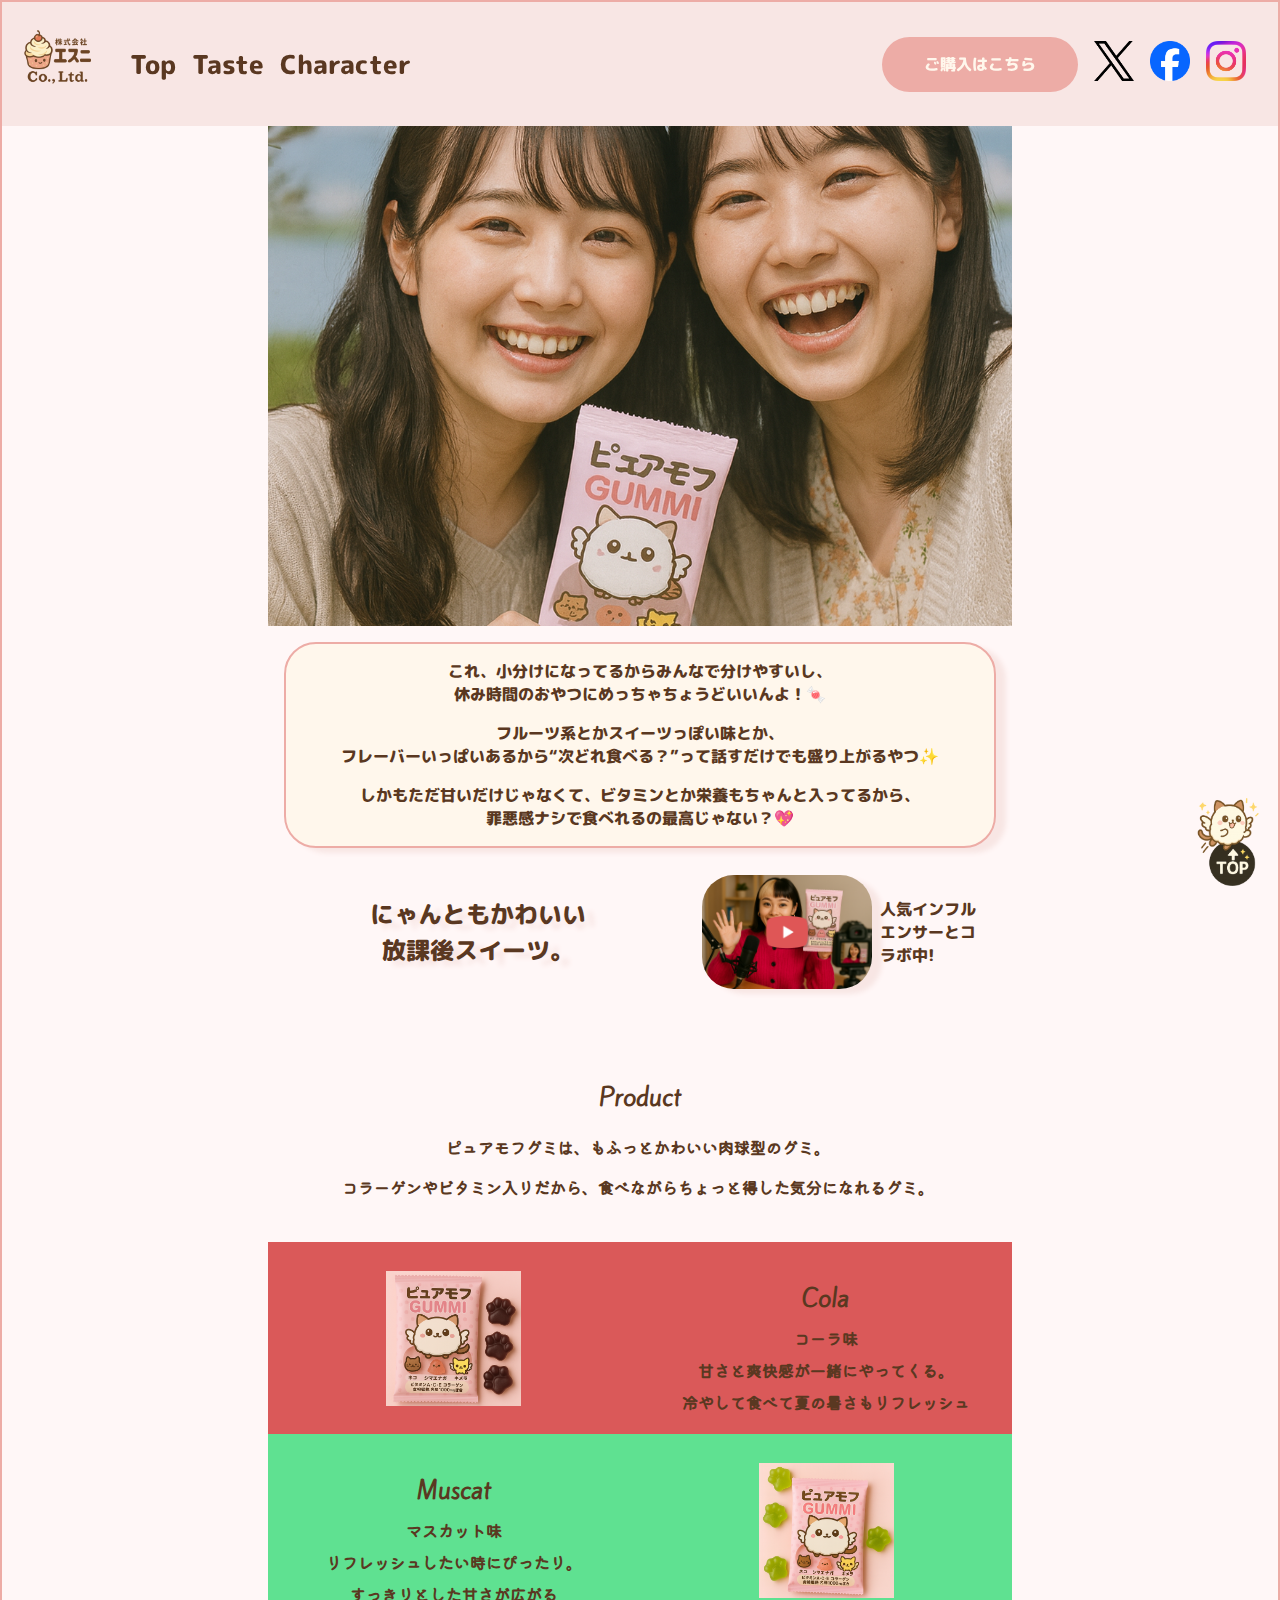
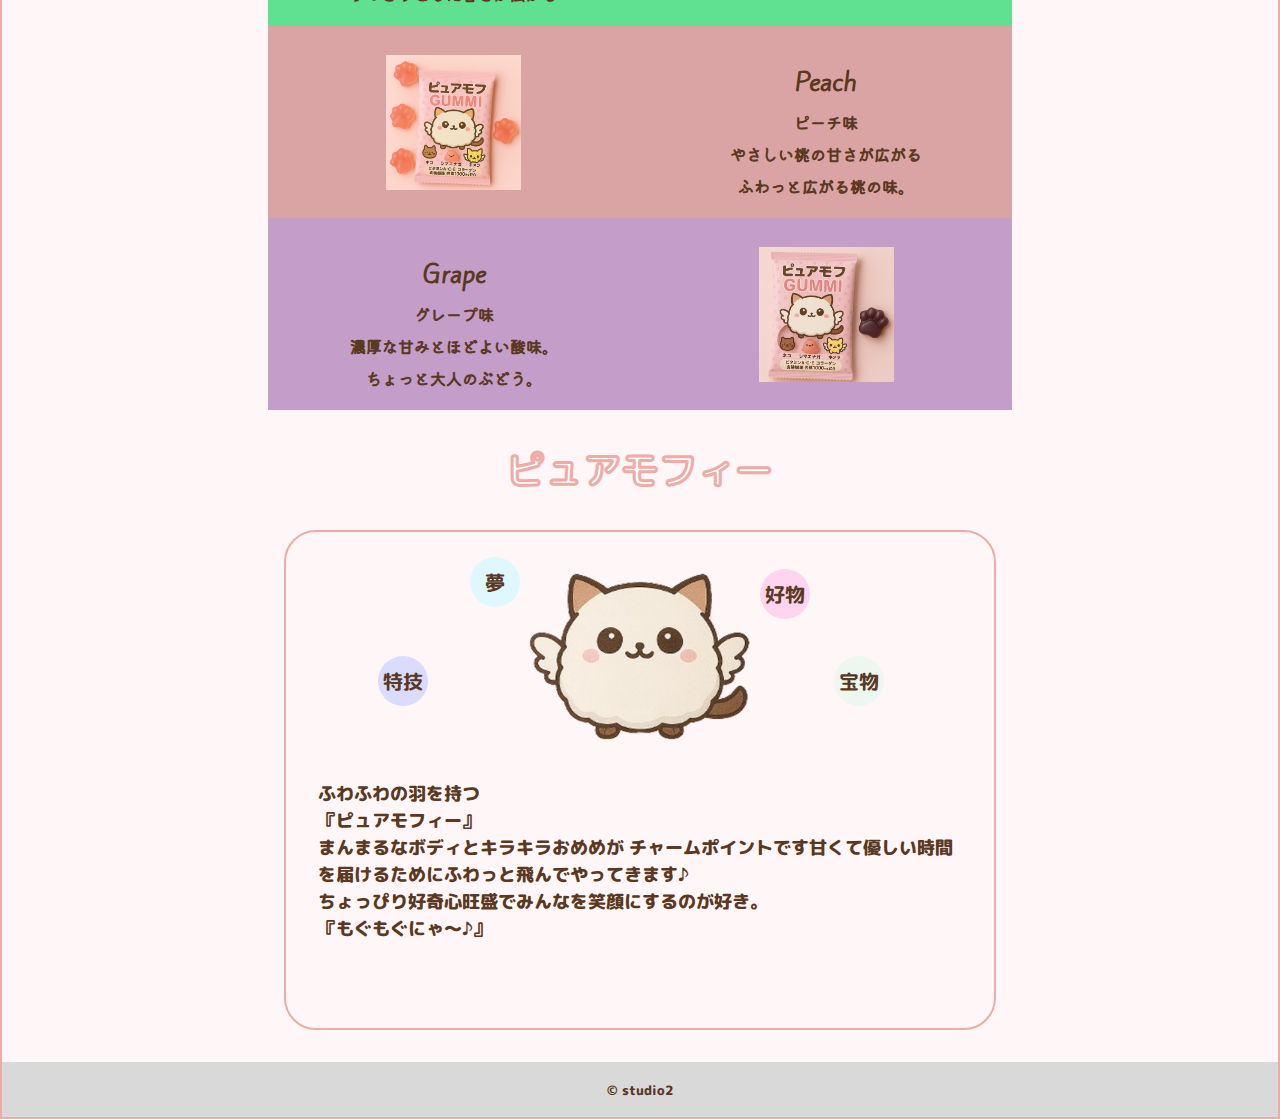
<file: index.html>
<!DOCTYPE html>
<html lang="ja">
    <head>
        <meta charset="UTF-8" />
        <meta name="viewport" content="width=device-width, initial-scale=1.0" />
        <title>株式会社エスニー：ピュアモフグミ公式サイト</title>
        <meta name="description" content="現在設計中" />
        <!-- ファビコン -->
        <link rel="icon" href="https://www.example.com/favicon.ico" />
        <!-- Google Fonts -->
        <link rel="preconnect" href="https://fonts.googleapis.com" />
        <link rel="preconnect" href="https://fonts.gstatic.com" crossorigin />
        <link
            href="https://fonts.googleapis.com/css2?family=M+PLUS+Rounded+1c:wght@400;700;800&display=swap"
            rel="stylesheet"
        />
        <!-- スタイルCSS -->
        <link rel="stylesheet" href="css/style.css" />
        <link rel="stylesheet" href="css/style.css" />
        <!-- OGP -->
        <meta property="og:title" content="サービス名 | 会社名" />
        <meta
            property="og:description"
            content="ここにサービスや会社の説明を入れます。SNSでシェアされたときに表示されるので、魅力を伝える一文にしましょう。（100〜150文字程度）"
        />
        <meta property="og:url" content="https://example.com/service" />
        <meta property="og:site_name" content="会社名 / サービス名" />
        <meta property="og:image" content="https://example.com/images/service-ogp.png" />
        <meta property="og:type" content="website" />
        <meta property="og:locale" content="ja_JP" />
        <meta name="twitter:card" content="summary_large_image" />
        <link
            href="https://fonts.googleapis.com/css2?family=Kite+One&family=Noto+Serif+TC:wght@200..900&family=Philosopher&display=swap"
            rel="stylesheet"
        />
        <link
            href="https://fonts.googleapis.com/css2?family=Kite+One&family=Kiwi+Maru&family=Noto+Serif+TC:wght@200..900&family=Philosopher&display=swap"
            rel="stylesheet"
        />

        <script src="js/matsuo_drawer.js" async></script>
        <script src="js/matsuo_onclickmodal.js" async></script>
    </head>

    <body class="matsuo_body" id="yamadaWrapper">
        <div class="overlay" id="overlay" aria-hidden="true">
            <div class="modal" role="dialog" aria-modal="true" aria-labelledby="modalTitle" tabindex="-1" id="modal">
                <div class="modal-header">
                    <div id="modalTitle" class="modal-title"></div>
                    <button class="close-btn" id="closeBtn" aria-label="閉じる">✕</button>
                </div>
                <div class="modal-body" id="modalBody"></div>
            </div>
        </div>

        <div class="matsuo_bg">
            <div class="cover-home">
                <header class="page-header">
                    <div class="hd-wraper01">
                        <h1 class="left">
                            <a href="index.html"
                                ><img class="logo" src="images/rogo.png" alt="ピュアもふGUMMY ホーム"
                            /></a>
                        </h1>

                        <!-- ドロワーメニューのボタン -->
                        <button class="drawerButton" onclick="drawerButton()">
                            <span></span>
                            <span></span>
                            <span></span>
                        </button>

                        <div class="drawerMenu">
                            <nav class="drawerMenu-nv">
                                <ul class="main-nav">
                                    <li><a href="#">Top</a></li>
                                    <li><a href="#">Taste</a></li>
                                    <li><a href="#">Character</a></li>
                                </ul>
                            </nav>

                            <div class="sp-show">
                                <img src="images/Mofy01.png" alt="モフィーの画像" />
                            </div>

                            <div class="hd-wraper02">
                                <div class="buy-wrapper">
                                    <a href="webStore.html" class="btn">ご購入はこちら</a>
                                </div>
                                <ul class="sns-nav">
                                    <li>
                                        <a href="#"><img src="/images/logo-black.png" alt="X" /></a>
                                    </li>
                                    <li>
                                        <a href="#"><img src="/images/Facebook_Logo_Primary.png" alt="Facebook" /></a>
                                    </li>
                                    <li>
                                        <a href="#"
                                            ><img src="/images/Instagram_Glyph_Gradient.png" alt="Instagram"
                                        /></a>
                                    </li>
                                </ul>
                            </div>
                        </div>
                    </div>
                </header>
            </div>
            <main class="matsuo_main">
                <div class="matsuo_fv">
                    <img src="images/mainvisual.png" alt="メインビジュアル画像" class="mainvisual" />
                    <!-- タブレット画面比のみ表示 -->
                    <div class="comment">
                        <p>
                            これ、小分けになってるからみんなで分けやすいし、<br />
                            休み時間のおやつにめっちゃちょうどいいんよ！🍬
                        </p>
                        <p>
                            フルーツ系とかスイーツっぽい味とか、<br />
                            フレーバーいっぱいあるから“次どれ食べる？”って話すだけでも盛り上がるやつ✨
                        </p>
                        <p>
                            しかもただ甘いだけじゃなくて、ビタミンとか栄養もちゃんと入ってるから、<br />
                            罪悪感ナシで食べれるの最高じゃない？💖
                        </p>
                    </div>
                    <div class="comment_bottom">
                        <div class="catchcopy">
                            <p>
                                にゃんともかわいい<br />
                                放課後スイーツ。
                            </p>
                        </div>
                        <div class="collaboration">
                            <img src="images/influencer.png" alt="インフルエンサーの画像" />
                            <p>人気インフルエンサーとコラボ中!</p>
                        </div>
                    </div>
                </div>

                <!-- ここに伊藤さんのセクションを入れる -->
                <section id="ito_wrap">
                    <!--テキスト欄-->
                    <div class="ito_title">
                        <h2>Product</h2>
                        <p>ピュアモフグミは、もふっとかわいい肉球型のグミ。</p>
                        <p>コラーゲンやビタミン入りだから、食べながらちょっと得した気分になれるグミ。</p>
                    </div>
                    <!--画像-->

                    <section class="ito_header">
                        <!--コーラ-->
                        <div class="ito_section ito_section_01">
                            <div class="ito__images">
                                <img src="images/cola.png" width="135" height="135" />
                                <!--グミゾーン-->
                            </div>
                            <div class="ito_text01">
                                <h2>Cola</h2>
                                <p>コーラ味<br /></p>
                                <p>
                                    <span class="ito_summary">甘さと爽快感が一緒にやってくる。<br /></span>
                                    <span class="ito_detail">冷やして食べて夏の暑さもリフレッシュ</span>
                                </p>
                            </div>
                        </div>
                        <!--マスカット-->
                        <div class="ito_section_02">
                            <div class="ito_text02">
                                <h2>Muscat</h2>
                                <p>マスカット味<br /></p>
                                <p>
                                    <span class="ito_summary">リフレッシュしたい時にぴったり。<br /></span>
                                    <span class="ito_detail">すっきりとした甘さが広がる<br /></span>
                                </p>
                            </div>
                            <div class="ito__images">
                                <img src="images/mascat.png" width="135" height="135" alt="" />
                            </div>
                        </div>
                        <!--ピーチ-->
                        <div class="ito_section_03">
                            <div class="ito__images">
                                <img src="images/peach.png" width="135" height="135" alt="" />
                            </div>
                            <div class="ito_text03">
                                <h2>Peach</h2>
                                <p>ピーチ味<br /></p>
                                <p>
                                    <span class="ito_summary">やさしい桃の甘さが広がる<br /></span>
                                    <span class="ito_detail">ふわっと広がる桃の味。</span>
                                </p>
                            </div>
                            <!--グレープ-->
                        </div>
                        <div class="ito_section_04">
                            <div class="ito_text04">
                                <h2>Grape</h2>
                                <p>グレープ味<br /></p>
                                <p>
                                    <span class="ito_summary">濃厚な甘みとほどよい酸味。<br /></span>
                                    <span class="ito_detail">ちょっと大人のぶどう。<br /></span>
                                </p>
                            </div>
                            <div class="ito__images">
                                <img src="images/grape.png" width="135" height="135" alt="" />
                            </div>
                        </div>
                    </section>
                </section>

                <section class="character">
                    <h1>ピュアモフィー</h1>
                    <div class="character_wrap">
                        <div class="visual">
                            <div class="topic dreamskill">
                                <p
                                    class="dream click-image"
                                    data-title="ピュアモフィーの夢"
                                    data-text="ピュアもふグミがオリコンチャート１位になることだよ🎵"
                                >
                                    夢
                                </p>
                                <p
                                    class="skill click-image"
                                    data-title="ピュアモフィーの特技"
                                    data-text="くしゃみが出そうになっても、止めることができるよ⭐️"
                                >
                                    特技
                                </p>
                            </div>
                            <div class="characterImage">
                                <img src="images/pyuamofu.png" alt="モフィー達の画像" />
                            </div>
                            <div class="topic favoritetreasure">
                                <p
                                    class="favorite click-image"
                                    data-title="ピュアモフィーの好物"
                                    data-text="割となんでもいけるくちだよ❤️和菓子が特に好き"
                                >
                                    好物
                                </p>
                                <p
                                    class="treasure click-image"
                                    data-title="ピュアモフィーの宝物"
                                    data-text="ありすぎて困っちゃう😢預金通帳は肌身離さず持っているよ"
                                >
                                    宝物
                                </p>
                            </div>
                        </div>
                        <div class="description">
                            <p>
                                ふわふわの羽を持つ<br />
                                『ピュアモフィー』<br />
                                まんまるなボディとキラキラおめめが
                                チャームポイントです甘くて優しい時間を届けるためにふわっと飛んでやってきます♪<br />
                                ちょっぴり好奇心旺盛でみんなを笑顔にするのが好き。<br />
                                『もぐもぐにゃ〜♪』
                            </p>
                        </div>
                    </div>
                </section>
            </main>

            <footer class="matsuo_footer">
                <div id="pageup">
                    <a href="#"><img src="images/top_jump.png" alt="" /></a>
                </div>
                <div class="copyright">
                    <small>&copy; studio2 </small>
                </div>
            </footer>
        </div>
    </body>
</html>
</file>
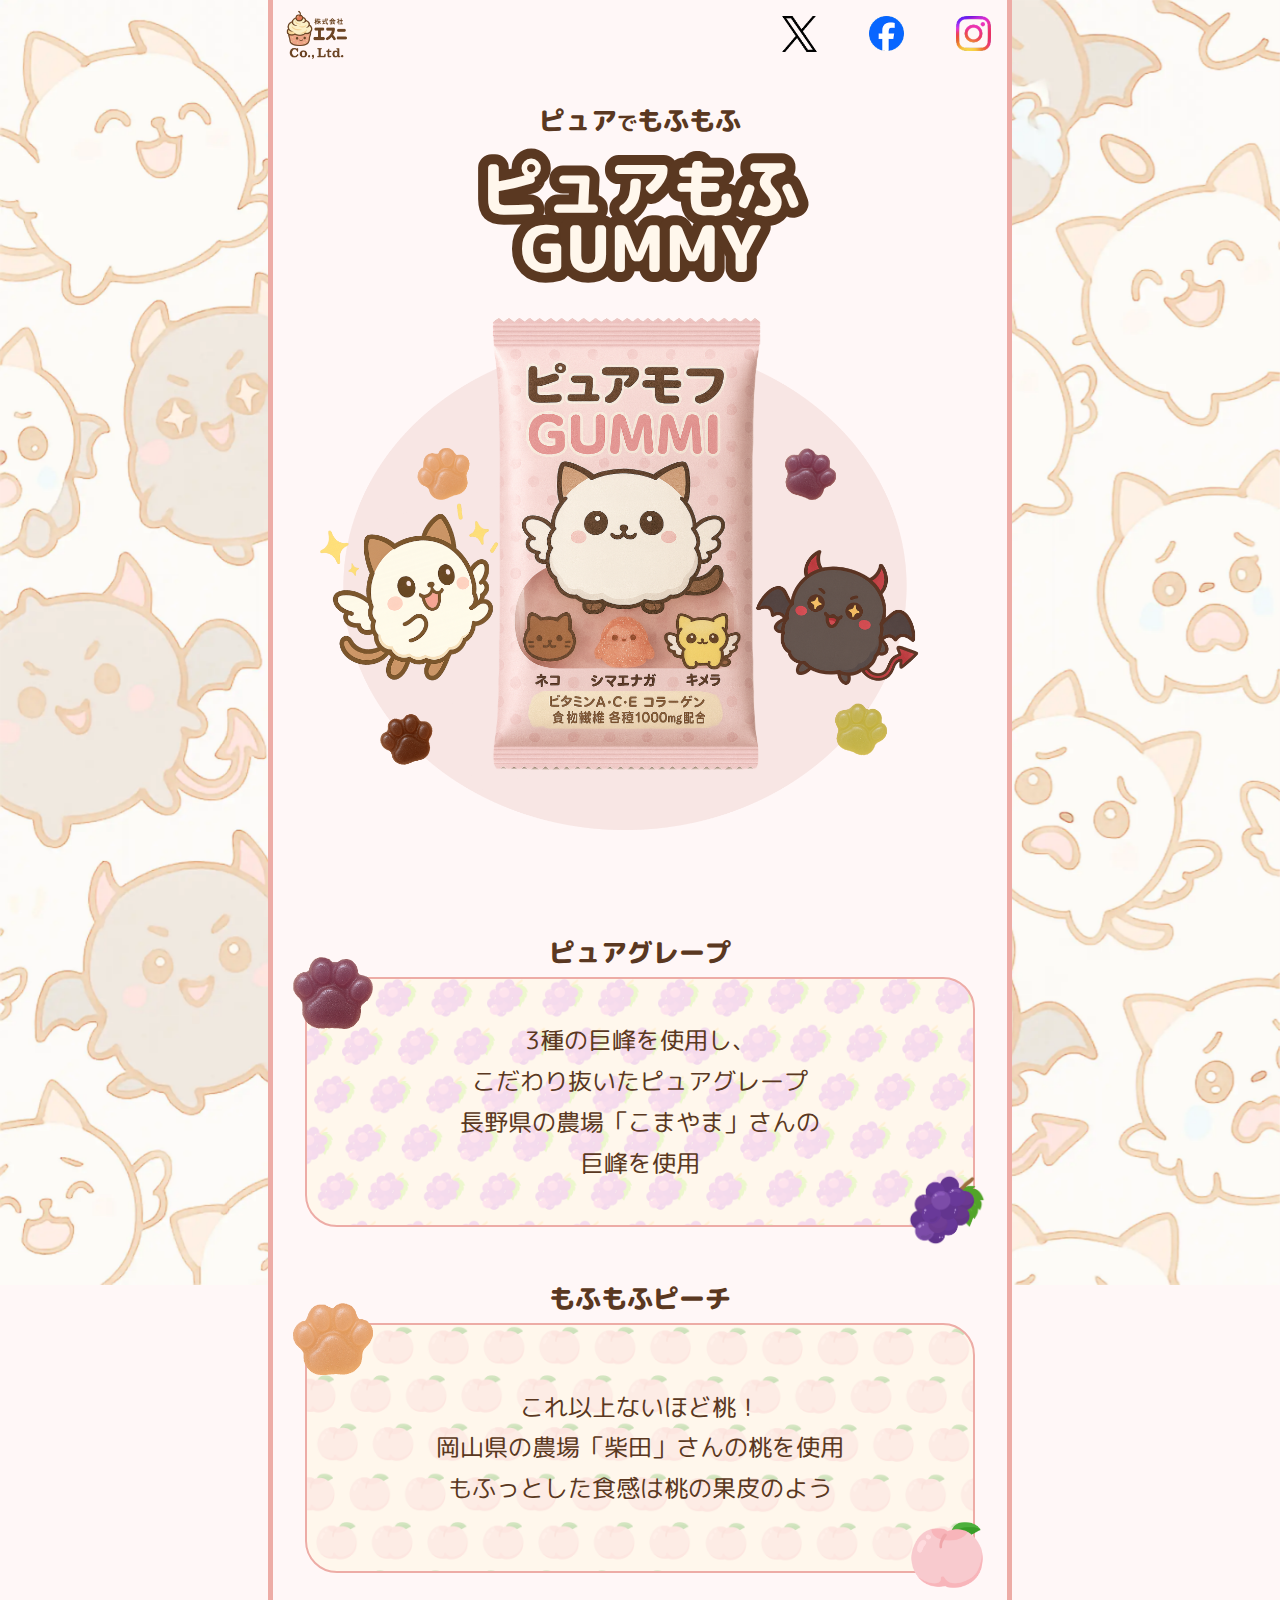
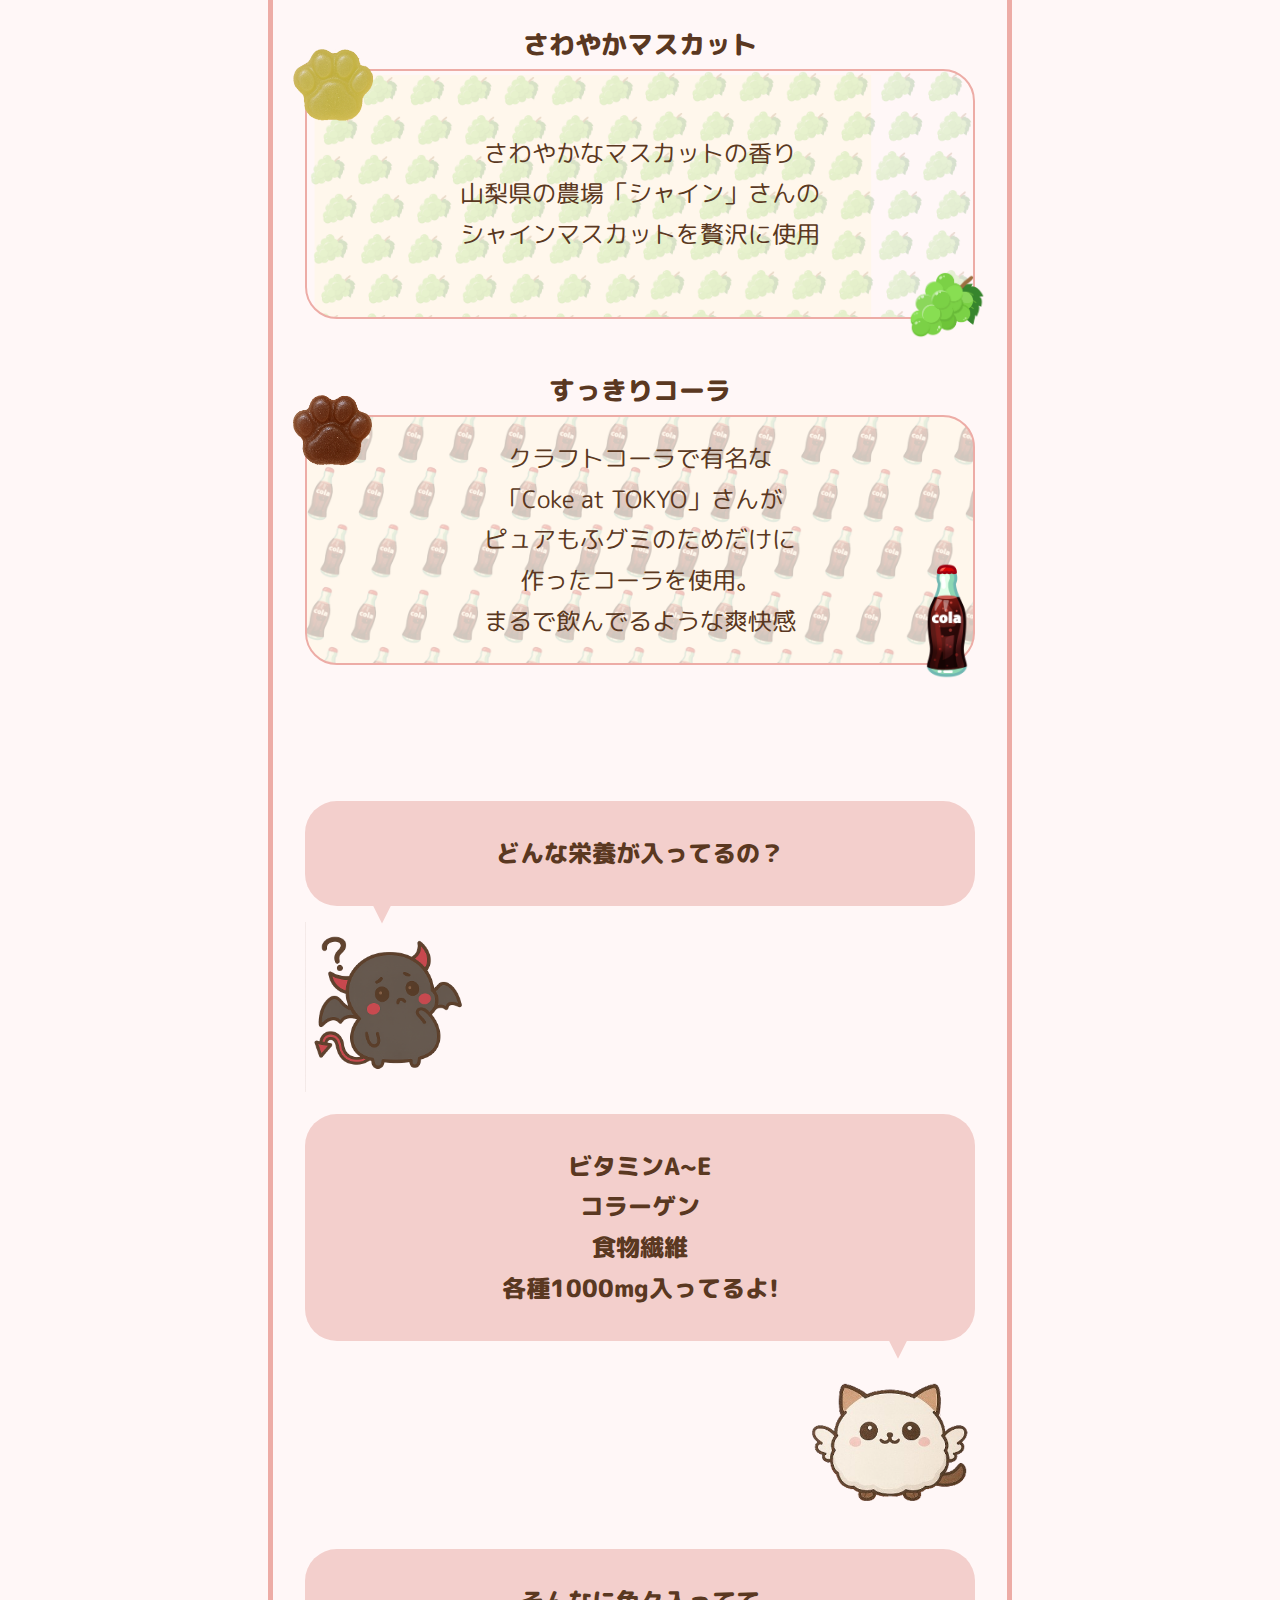
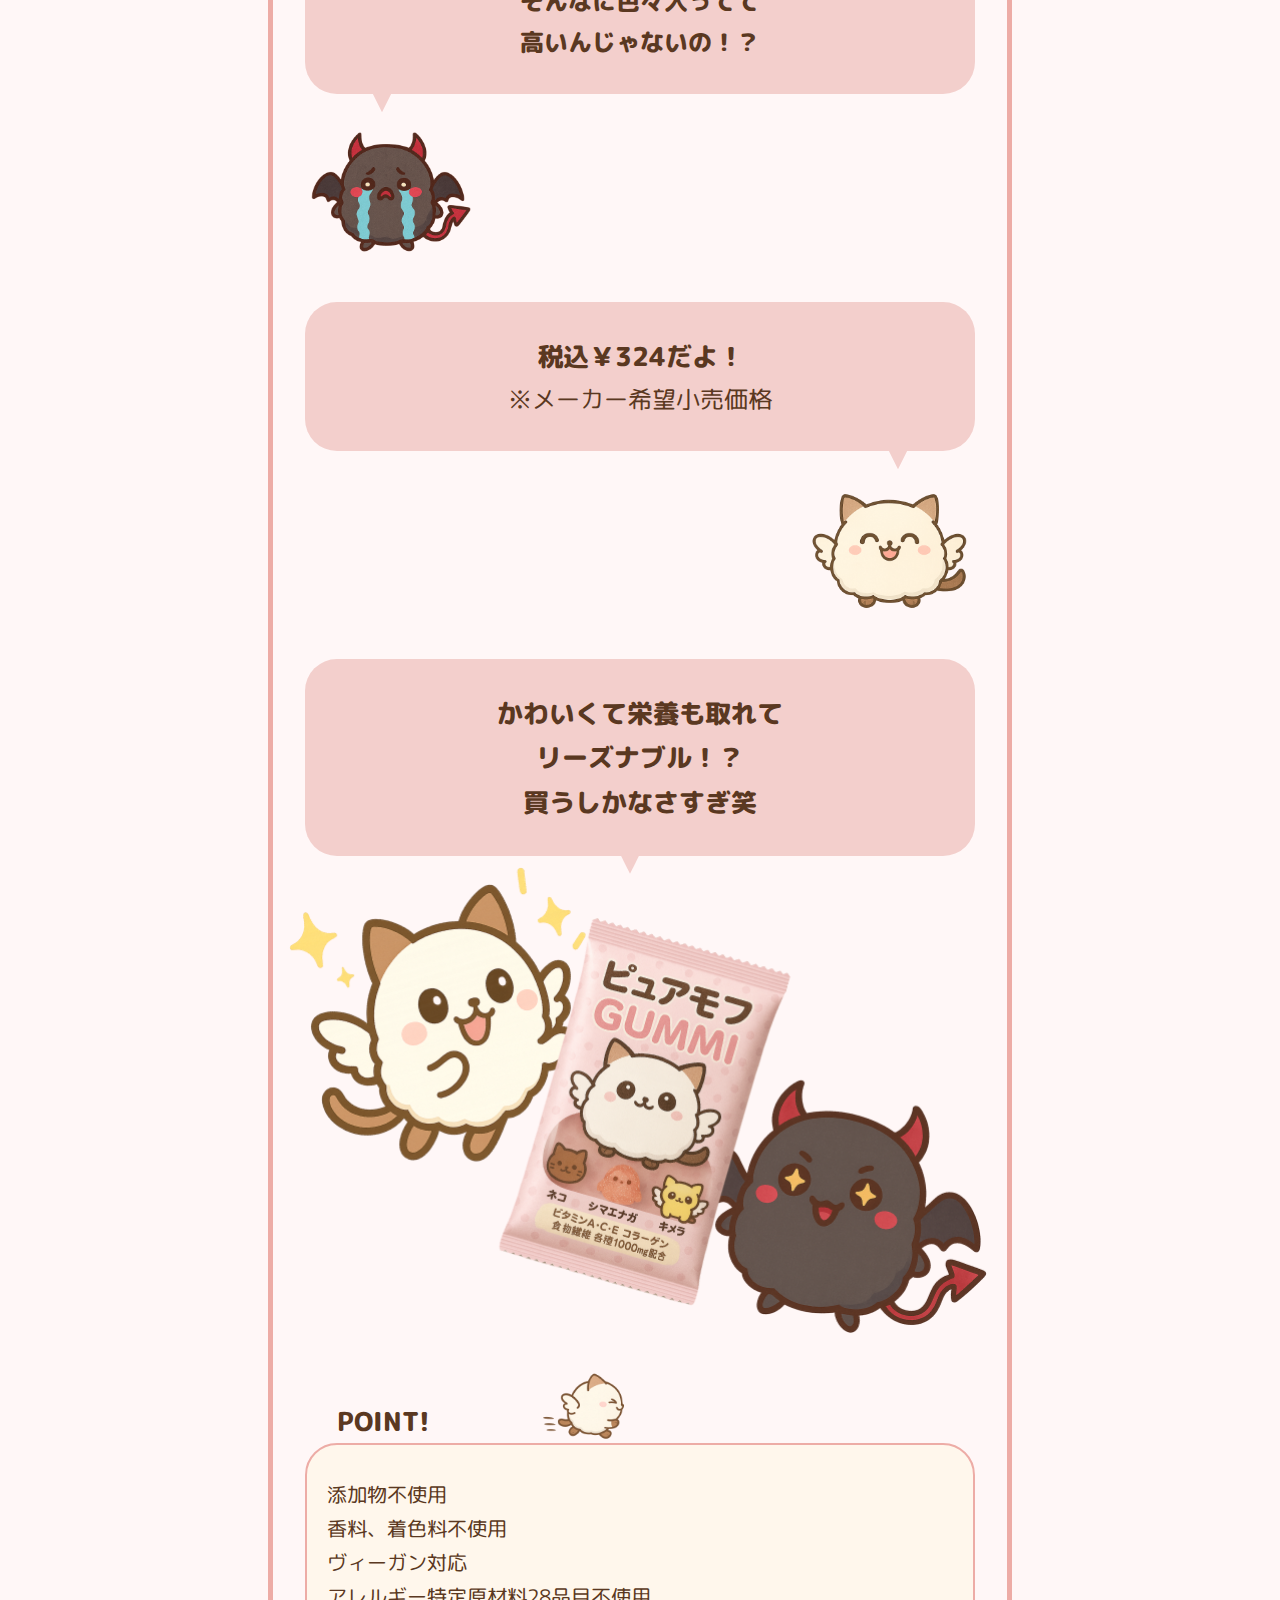
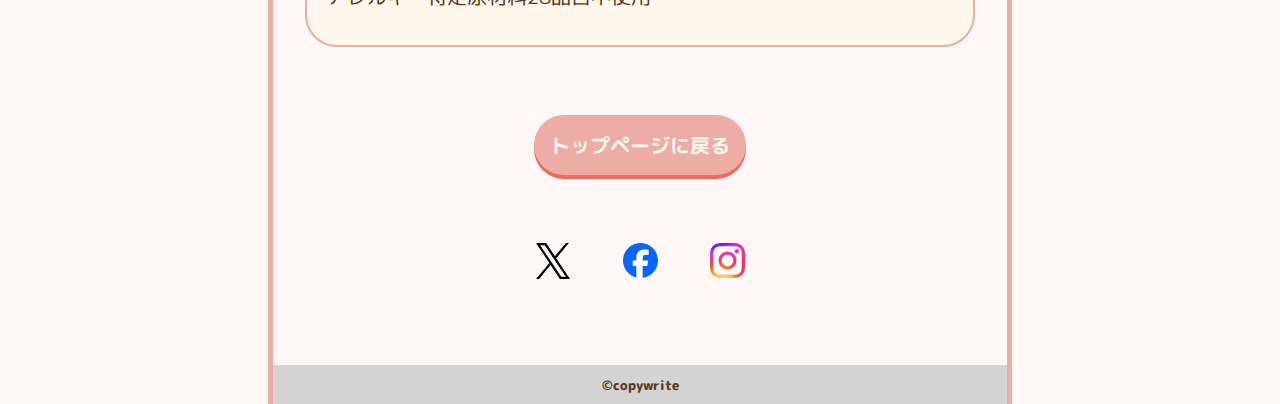
<file: taste.html>
<!DOCTYPE html>
<html lang="ja">
    <head>
        <meta charset="UTF-8" />
        <meta name="viewport" content="width=device-width, initial-scale=1.0" />
        <title>株式会社エスニー：ピュアモフグミ商品詳細ページ</title>
        <meta name="description" content="現在設計中" />
        <!-- ファビコン -->
        <link rel="icon" href="https://www.example.com/favicon.ico" />
        <!-- Google Fonts -->
        <link rel="preconnect" href="https://fonts.googleapis.com" />
        <link rel="preconnect" href="https://fonts.gstatic.com" crossorigin />
        <link
            href="https://fonts.googleapis.com/css2?family=M+PLUS+Rounded+1c:wght@400;700;800&display=swap"
            rel="stylesheet"
        />
        <!-- スタイルCSS -->
        <link rel="stylesheet" href="css/style.css" />
        <!-- OGP -->
        <meta property="og:title" content="サービス名 | 会社名" />
        <meta
            property="og:description"
            content="ここにサービスや会社の説明を入れます。SNSでシェアされたときに表示されるので、魅力を伝える一文にしましょう。（100〜150文字程度）"
        />
        <meta property="og:url" content="https://example.com/service" />
        <meta property="og:site_name" content="会社名 / サービス名" />
        <meta property="og:image" content="https://example.com/images/service-ogp.png" />
        <meta property="og:type" content="website" />
        <meta property="og:locale" content="ja_JP" />
        <meta name="twitter:card" content="summary_large_image" />
    </head>

    <body id="mikiWrapper">
        <!-- pc版背景画像 -->
        <div class="background_pc">
            <img src="images/background_pc.webp" alt="ピュアモフィーたち" />
        </div>
        <div class="miki_body">
            <header class="miki_headerwrap">
                <div class="miki_container">
                    <div class="miki_logo">
                        <a href="index.html"><img src="images/logo.png" alt="企業ロゴ" /></a>
                    </div>
                    <div class="miki_snswrap">
                        <div class="miki_x miki_snsitem">
                            <a href="#"><img src="images/X_Logo.png" alt="Xのロゴ" /></a>
                        </div>
                        <div class="miki_fb miki_snsitem">
                            <a href="#"><img src="images/Facebook_Logo.png" alt="facebookのロゴ" /></a>
                        </div>
                        <div class="miki_ig miki_snsitem">
                            <a href="#"><img src="images/Instagram_Logo.png" alt="instagramのロゴ" /></a>
                        </div>
                    </div>
                </div>
                <div class="miki_subtitlewrap">
                    <p class="miki_text miki_subtitle">ピュア</p>
                    <p class="miki_text miki_de">で</p>
                    <p class="miki_text miki_subtitle">もふもふ</p>
                </div>
                <h1 class="miki_text miki_headertitle">ピュアもふ<br />GUMMY</h1>
                <div class="miki_headerimage"></div>
            </header>
            <!-- 味の詳細グレープ -->
            <div class="miki_cards">
                <div class="miki_card miki_grape">
                    <div class="miki_gummygrape">
                        <img src="images/nikukyugrape.png" alt="グレープ味のグミ" class="miki_deco_img miki_gummy" />
                    </div>
                    <h2 class="miki_text miki_taste">ピュアグレープ</h2>
                    <p class="miki_text miki_text_box miki_textgrape miki_text_normal">
                        3種の巨峰を使用し、<br />
                        こだわり抜いたピュアグレープ<br />
                        長野県の農場「こまやま」さんの<br />
                        巨峰を使用
                    </p>
                    <div class="miki_grapeillust">
                        <img class="miki_deco_img miki_illust" src="images/mikiGrape.png" alt="ブドウのイラスト" />
                    </div>
                </div>
                <!-- 味の詳細桃 -->
                <div class="miki_card miki_peach">
                    <img class="miki_deco_img miki_gummy" src="images/nikukyupeach.png" alt="ピーチ味のグミ" />
                    <h2 class="miki_text miki_taste">もふもふピーチ</h2>
                    <p class="miki_text miki_text_box miki_textpeach miki_text_normal">
                        これ以上ないほど桃！<br />
                        岡山県の農場「柴田」さんの桃を使用<br />
                        もふっとした食感は桃の果皮のよう
                    </p>
                    <div class="miki_peachillust">
                        <img class="miki_deco_img miki_illust" src="images/mikiPeach.png" alt="もものイラスト" />
                    </div>
                </div>
                <!-- 味の詳細マスカット -->
                <div class="miki_card miki_muscat">
                    <img class="miki_deco_img miki_gummy" src="images/nikukyumuscat.png" alt="マスカット味のグミ" />
                    <h2 class="miki_text miki_taste">さわやかマスカット</h2>
                    <p class="miki_text miki_text_box miki_textmuscat miki_text_normal">
                        さわやかなマスカットの香り<br />
                        山梨県の農場「シャイン」さんの<br />
                        シャインマスカットを贅沢に使用
                    </p>
                    <div class="miki_muscatillust">
                        <img class="miki_deco_img miki_illust" src="images/muscat.png" alt="マスカットのイラスト" />
                    </div>
                </div>
                <!-- 味の詳細コーラ -->
                <div class="miki_card miki_coke">
                    <img class="miki_deco_img miki_gummy" src="images/nikukyucoke.png" alt="コーラ味のグミ" />
                    <h2 class="miki_text miki_taste">すっきりコーラ</h2>
                    <p class="miki_text miki_text_box miki_textcoke miki_text_normal">
                        クラフトコーラで有名な<br />
                        「Coke at TOKYO」さんが<br />
                        ピュアもふグミのためだけに<br />
                        作ったコーラを使用。<br />
                        まるで飲んでるような爽快感
                    </p>
                    <div class="miki_cokeillust">
                        <img class="miki_deco_img miki_illust" src="images/coke.png" alt="コーラのイラスト" />
                    </div>
                </div>
            </div>
            <!-- 吹き出し -->
            <div class="miki_QandA">
                <div class="miki_Qwrap">
                    <p class="miki_text miki_QandAtextbox_left">どんな栄養が入ってるの？</p>
                    <div class="miki_QandAmofies miki_QandAdark">
                        <img src="images/darkquestion.png" alt="クエスチョンマークとダークモフィー" />
                    </div>
                </div>
                <div class="miki_Awrap">
                    <p class="miki_text miki_QandAtextbox_right">
                        ビタミンA~E <br />
                        コラーゲン<br />
                        食物繊維<br />
                        各種1000mg入ってるよ!
                    </p>
                    <div class="miki_QandAmofies miki_QandApure">
                        <img src="images/pure.png" alt="ピュアモフィー" />
                    </div>
                </div>
                <div class="miki_Qwrap">
                    <p class="miki_text miki_QandAtextbox_left">
                        そんなに色々入ってて<br />
                        高いんじゃないの！？
                    </p>
                    <div class="miki_QandAmofies miki_QandAdark">
                        <img src="images/darkcrying.png" alt="泣いてるダークモフィー" />
                    </div>
                </div>
                <div class="miki_Awrap">
                    <div class="miki_QandAtextbox_right">
                        <p class="miki_text miki_text_big">税込￥324だよ！</p>
                        <p class="miki_text miki_text_normal">※メーカー希望小売価格</p>
                    </div>
                    <div class="miki_QandAmofies miki_QandApure">
                        <img src="images/purehappy.png" alt="笑顔のピュアモフィー" />
                    </div>
                </div>
                <p class="miki_text miki_QandAtextbox_middle miki_text_big">
                    かわいくて栄養も取れて<br />
                    リーズナブル！？<br />
                    買うしかなさすぎ笑
                </p>
                <div class="miki_QandAhappymofies">
                    <img src="images/mofies.png" alt="笑顔のピュアモフィー" />
                </div>
            </div>
            <section class="miki_point">
                <div class="miki_pheaderwrap">
                    <h3 class="miki_text miki_secheader">POINT!</h3>
                    <div class="miki_pointimg">
                        <img src="images/puredush.png" alt="走っているピュアモフィー" />
                    </div>
                </div>
                <p class="miki_text miki_text_box miki_sectext miki_text_normal">
                    添加物不使用<br />
                    香料、着色料不使用<br />
                    ヴィーガン対応<br />
                    アレルギー特定原材料28品目不使用
                </p>

                <div class="miki_topbutton">
                    <p class="miki_text"><a href="index.html">トップページに戻る</a></p>
                </div>
                <div class="miki_topback">
                    <a href="#mikiWrapper"><img src="images/puretop.webp" alt="トップに戻る" /></a>
                </div>
                <div class="miki_snswrap">
                    <div class="miki_x miki_snsitem">
                        <a href="#"><img src="images/X_Logo.png" alt="Xのロゴ" /></a>
                    </div>
                    <div class="miki_fb miki_snsitem">
                        <a href="#"><img src="images/Facebook_Logo.png" alt="facebookのロゴ" /></a>
                    </div>
                    <div class="miki_ig miki_snsitem">
                        <a href="#"><img src="images/Instagram_Logo.png" alt="instagramのロゴ" /></a>
                    </div>
                </div>
            </section>
            <footer>
                <div class="miki_copywrite"><small>&copy;copywrite</small></div>
            </footer>
        </div>
        <script src="miki.js"></script>
    </body>
</html>
</file>
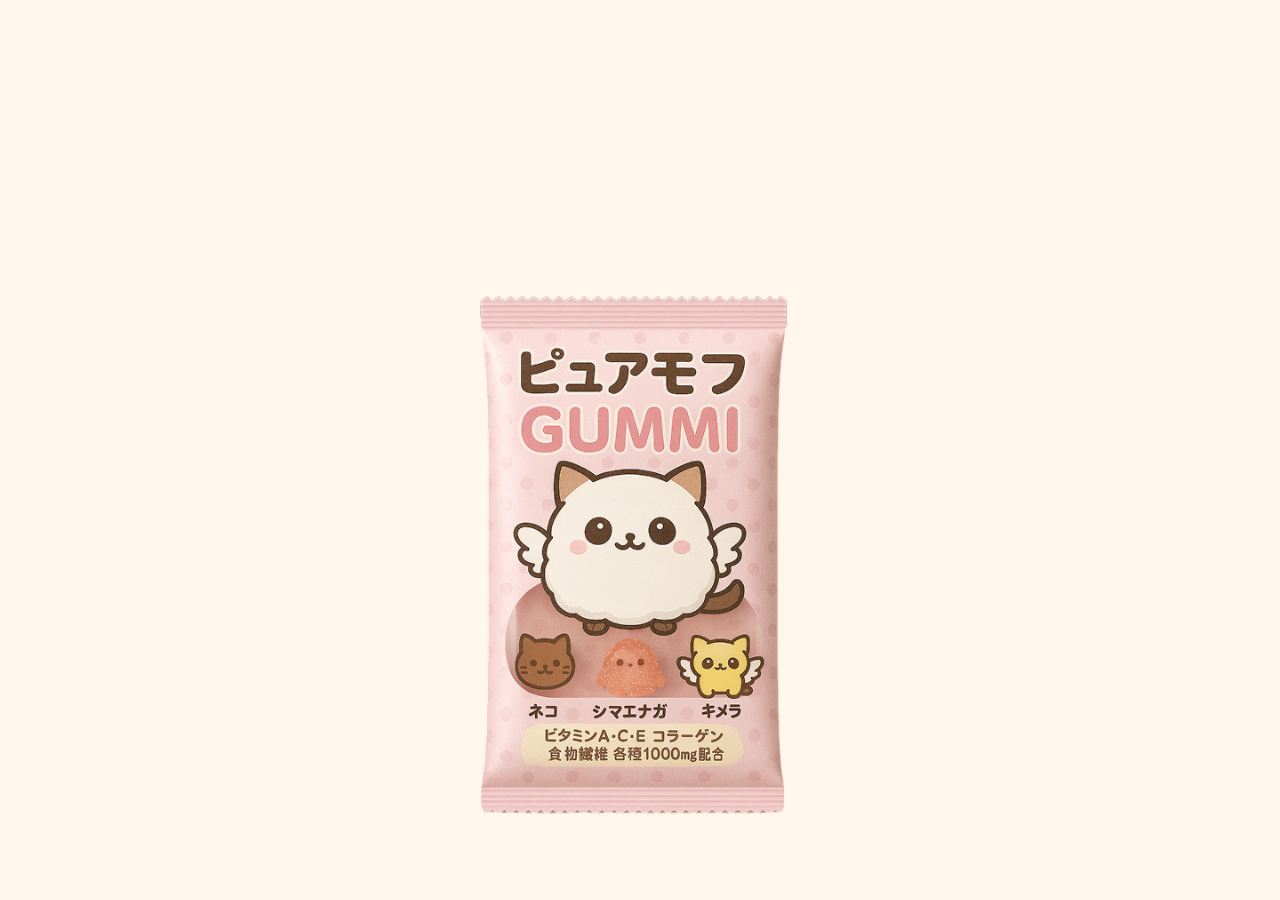
<file: webStore.html>
<!DOCTYPE html>
<html lang="ja">
  <head>
    <meta charset="UTF-8" />
    <meta name="viewport" content="width=device-width, initial-scale=1.0" />
    <title>株式会社エスニー：ピュアモフグミ公式サイト</title>
    <meta name="description" content="現在設計中" />
    <!-- ファビコン -->
    <link rel="icon" href="https://www.example.com/favicon.ico" />
    <!-- Google Fonts -->
    <link rel="preconnect" href="https://fonts.googleapis.com" />
    <link rel="preconnect" href="https://fonts.gstatic.com" crossorigin />
    <link
      href="https://fonts.googleapis.com/css2?family=M+PLUS+Rounded+1c:wght@400;700;800&display=swap"
      rel="stylesheet"
    />
    <!-- スタイルCSS -->
    <link rel="stylesheet" href="css/style.css" />
    <!-- OGP -->
    <meta property="og:title" content="サービス名 | 会社名" />
    <meta
      property="og:description"
      content="ここにサービスや会社の説明を入れます。SNSでシェアされたときに表示されるので、魅力を伝える一文にしましょう。（100〜150文字程度）"
    />
    <meta property="og:url" content="https://example.com/service" />
    <meta property="og:site_name" content="会社名 / サービス名" />
    <meta
      property="og:image"
      content="https://example.com/images/service-ogp.png"
    />
    <meta property="og:type" content="website" />
    <meta property="og:locale" content="ja_JP" />
    <meta name="twitter:card" content="summary_large_image" />
  </head>

  <body id="yamamotoWrapper">
    <div id="splash">
      <img src="images/splash.png" alt="スプラッシュ画面" />
    </div>
    <header>
      <div class="logo">
        <a href="index.html">
          <img
            src="images/ChatGPT Image 2025年8月21日 14_53_57.png"
            alt="会社ロゴ"
          />
        </a>
      </div>
      <div class="sns">
        <div class="x">
          <a href="#"><img src="images/x_icon.png" alt="x" /></a>
        </div>
        <div class="facebook">
          <a href="#"><img src="images/Facebook_icon.png" alt="facebook" /></a>
        </div>
        <div class="insta">
          <a href="#"
            ><img src="images/Instagram_icon.png" alt="Instagram"
          /></a>
        </div>
      </div>
    </header>
    <section>
      <div class="main">
        <div class="text">
          <p>2025.9</p>
          <p>Coming soon...</p>
        </div>
        <div class="container">
          <div class="float">
            <img src="images/nikukyu02.png" alt="肉球" />
          </div>
          <div class="float">
            <img src="images/nikukyu01.png" alt="肉球" />
          </div>
          <div class="float">
            <img src="images/nikukyu04.png" alt="肉球" />
          </div>
          <div class="float">
            <img src="images/nikukyu03.png" alt="肉球" />
          </div>
        </div>
        <div class="animeArea">
          <img src="images/dash.png" alt="走っているモフィ" />
        </div>
        <div class="button">
          <a href="index.html">トップページに戻る</a>
        </div>
      </div>
    </section>
  </body>
</html>
</file>
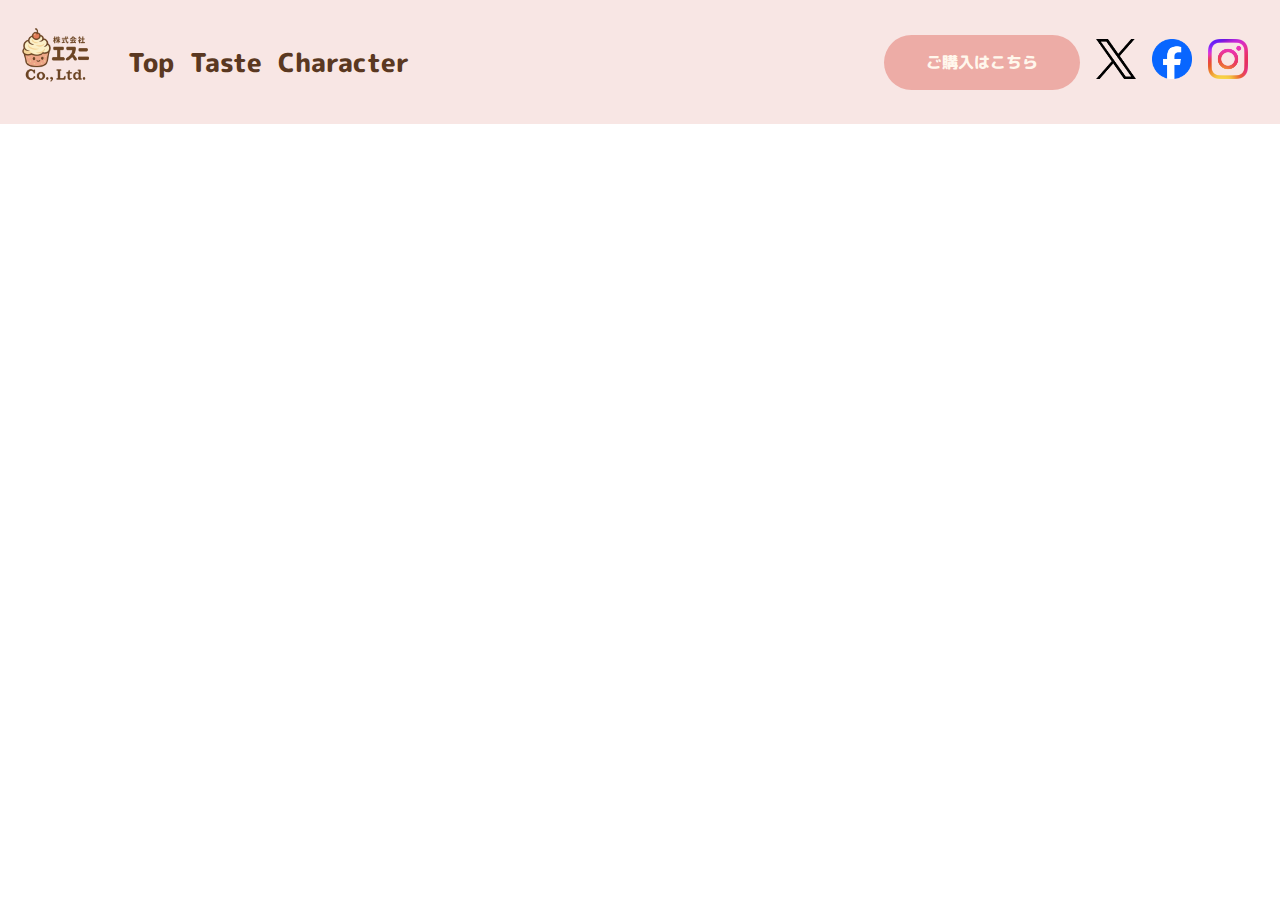
<file: yamada.html>
<!DOCTYPE html>
<html lang="ja">
    <head>
        <meta charset="UTF-8" />
        <meta name="viewport" content="width=device-width, initial-scale=1.0" />
        <title>株式会社エスニー：ピュアモフグミ公式サイト</title>
        <meta name="description" content="現在設計中" />
        <!-- ファビコン -->
        <link rel="icon" href="https://www.example.com/favicon.ico" />
        <!-- Google Fonts -->
        <link rel="preconnect" href="https://fonts.googleapis.com" />
        <link rel="preconnect" href="https://fonts.gstatic.com" crossorigin />
        <link
            href="https://fonts.googleapis.com/css2?family=M+PLUS+Rounded+1c:wght@400;700;800&display=swap"
            rel="stylesheet"
        />
        <!-- スタイルCSS -->
        <link rel="stylesheet" href="css/style.css" />
        <!-- JS -->
        <script src="js/script.js" async></script>
        <!-- OGP -->
        <meta property="og:title" content="サービス名 | 会社名" />
        <meta
            property="og:description"
            content="ここにサービスや会社の説明を入れます。SNSでシェアされたときに表示されるので、魅力を伝える一文にしましょう。（100〜150文字程度）"
        />
        <meta property="og:url" content="https://example.com/service" />
        <meta property="og:site_name" content="会社名 / サービス名" />
        <meta property="og:image" content="https://example.com/images/service-ogp.png" />
        <meta property="og:type" content="website" />
        <meta property="og:locale" content="ja_JP" />
        <meta name="twitter:card" content="summary_large_image" />
    </head>

    <body id="yamadaWrapper">
        <div class="cover-home">
            <header class="page-header">
                <div class="hd-wraper01">
                    <h1 class="left">
                        <a href="index.html"><img class="logo" src="images/rogo.png" alt="ピュアもふGUMMY ホーム" /></a>
                    </h1>

                    <!-- ドロワーメニューのボタン -->
                    <button class="drawerButton" onclick="drawerButton()">
                        <span></span>
                        <span></span>
                        <span></span>
                    </button>

                    <div class="drawerMenu">
                        <nav class="drawerMenu-nv">
                            <ul class="main-nav">
                                <li><a href="#">Top</a></li>
                                <li><a href="#">Taste</a></li>
                                <li><a href="#">Character</a></li>
                            </ul>
                        </nav>

                        <div class="sp-show">
                            <img src="images/Mofy01.png" alt="モフィーの画像" />
                        </div>

                        <div class="hd-wraper02">
                            <div class="buy-wrapper">
                                <a href="#" class="btn">ご購入はこちら</a>
                            </div>
                            <ul class="sns-nav">
                                <li>
                                    <a href="#"><img src="/images/logo-black.png" alt="X" /></a>
                                </li>
                                <li>
                                    <a href="#"><img src="/images/Facebook_Logo_Primary.png" alt="Facebook" /></a>
                                </li>
                                <li>
                                    <a href="#"><img src="/images/Instagram_Glyph_Gradient.png" alt="Instagram" /></a>
                                </li>
                            </ul>
                        </div>
                    </div>
                </div>
            </header>
        </div>
    </body>
</html>
</file>
<file: css/style.css>
@charset "UTF-8";
/* resset.dev • v5.0.2 */
/* # =================================================================
   # Global selectors
   # ================================================================= */
html {
  box-sizing: border-box;
  -webkit-text-size-adjust: 100%; /* Prevent adjustments of font size after orientation changes in iOS */
  word-break: normal;
  -moz-tab-size: 4;
  tab-size: 4;
}

*,
::before,
::after {
  background-repeat: no-repeat; /* Set `background-repeat: no-repeat` to all elements and pseudo elements */
  box-sizing: inherit;
}

::before,
::after {
  text-decoration: inherit; /* Inherit text-decoration and vertical align to ::before and ::after pseudo elements */
  vertical-align: inherit;
}

* {
  padding: 0; /* Reset `padding` and `margin` of all elements */
  margin: 0;
}

/* # =================================================================
   # General elements
   # ================================================================= */
hr {
  overflow: visible; /* Show the overflow in Edge and IE */
  height: 0; /* Add the correct box sizing in Firefox */
  color: inherit; /* Correct border color in Firefox. */
}

details,
main {
  display: block; /* Render the `main` element consistently in IE. */
}

summary {
  display: list-item; /* Add the correct display in all browsers */
}

small {
  font-size: 80%; /* Set font-size to 80% in `small` elements */
}

[hidden] {
  display: none; /* Add the correct display in IE */
}

abbr[title] {
  border-bottom: none; /* Remove the bottom border in Chrome 57 */
  /* Add the correct text decoration in Chrome, Edge, IE, Opera, and Safari */
  text-decoration: underline;
  text-decoration: underline dotted;
}

a {
  background-color: transparent; /* Remove the gray background on active links in IE 10 */
}

a:active,
a:hover {
  outline-width: 0; /* Remove the outline when hovering in all browsers */
}

code,
kbd,
pre,
samp {
  font-family: monospace, monospace; /* Specify the font family of code elements */
}

pre {
  font-size: 1em; /* Correct the odd `em` font sizing in all browsers */
}

b,
strong {
  font-weight: bolder; /* Add the correct font weight in Chrome, Edge, and Safari */
}

/* https://gist.github.com/unruthless/413930 */
sub,
sup {
  font-size: 75%;
  line-height: 0;
  position: relative;
  vertical-align: baseline;
}

sub {
  bottom: -0.25em;
}

sup {
  top: -0.5em;
}

table {
  border-color: inherit; /* Correct border color in all Chrome, Edge, and Safari. */
  text-indent: 0; /* Remove text indentation in Chrome, Edge, and Safari */
}

iframe {
  border-style: none;
}

/* # =================================================================
   # Forms
   # ================================================================= */
input {
  border-radius: 0;
}

[type=number]::-webkit-inner-spin-button,
[type=number]::-webkit-outer-spin-button {
  height: auto; /* Correct the cursor style of increment and decrement buttons in Chrome */
}

[type=search] {
  -webkit-appearance: textfield; /* Correct the odd appearance in Chrome and Safari */
  outline-offset: -2px; /* Correct the outline style in Safari */
}

[type=search]::-webkit-search-decoration {
  -webkit-appearance: none; /* Remove the inner padding in Chrome and Safari on macOS */
}

textarea {
  overflow: auto; /* Internet Explorer 11+ */
  resize: vertical; /* Specify textarea resizability */
}

button,
input,
optgroup,
select,
textarea {
  font: inherit; /* Specify font inheritance of form elements */
}

optgroup {
  font-weight: bold; /* Restore the font weight unset by the previous rule */
}

button {
  overflow: visible; /* Address `overflow` set to `hidden` in IE 8/9/10/11 */
}

button,
select {
  text-transform: none; /* Firefox 40+, Internet Explorer 11- */
}

/* Apply cursor pointer to button elements */
button,
[type=button],
[type=reset],
[type=submit],
[role=button] {
  cursor: pointer;
}

/* Remove inner padding and border in Firefox 4+ */
button::-moz-focus-inner,
[type=button]::-moz-focus-inner,
[type=reset]::-moz-focus-inner,
[type=submit]::-moz-focus-inner {
  border-style: none;
  padding: 0;
}

/* Replace focus style removed in the border reset above */
button:-moz-focusring,
[type=button]::-moz-focus-inner,
[type=reset]::-moz-focus-inner,
[type=submit]::-moz-focus-inner {
  outline: 1px dotted ButtonText;
}

button,
html [type=button],
[type=reset],
[type=submit] {
  -webkit-appearance: button; /* Correct the inability to style clickable types in iOS */
}

/* Remove the default button styling in all browsers */
button,
input,
select,
textarea {
  background-color: transparent;
  border-style: none;
}

a:focus,
button:focus,
input:focus,
select:focus,
textarea:focus {
  outline-width: 0;
}

/* Style select like a standard input */
select {
  -moz-appearance: none; /* Firefox 36+ */
  -webkit-appearance: none; /* Chrome 41+ */
}

select::-ms-expand {
  display: none; /* Internet Explorer 11+ */
}

select::-ms-value {
  color: currentColor; /* Internet Explorer 11+ */
}

legend {
  border: 0; /* Correct `color` not being inherited in IE 8/9/10/11 */
  color: inherit; /* Correct the color inheritance from `fieldset` elements in IE */
  display: table; /* Correct the text wrapping in Edge and IE */
  max-width: 100%; /* Correct the text wrapping in Edge and IE */
  white-space: normal; /* Correct the text wrapping in Edge and IE */
  max-width: 100%; /* Correct the text wrapping in Edge 18- and IE */
}

::-webkit-file-upload-button {
  /* Correct the inability to style clickable types in iOS and Safari */
  -webkit-appearance: button;
  color: inherit;
  font: inherit; /* Change font properties to `inherit` in Chrome and Safari */
}

/* Replace pointer cursor in disabled elements */
[disabled] {
  cursor: default;
}

/* # =================================================================
   # Specify media element style
   # ================================================================= */
img {
  border-style: none; /* Remove border when inside `a` element in IE 8/9/10 */
}

/* Add the correct vertical alignment in Chrome, Firefox, and Opera */
progress {
  vertical-align: baseline;
}

/* # =================================================================
   # Accessibility
   # ================================================================= */
/* Specify the progress cursor of updating elements */
[aria-busy=true] {
  cursor: progress;
}

/* Specify the pointer cursor of trigger elements */
[aria-controls] {
  cursor: pointer;
}

/* Specify the unstyled cursor of disabled, not-editable, or otherwise inoperable elements */
[aria-disabled=true] {
  cursor: default;
}

.ito_child01 {
  position: absolute;
  margin-right: 35px;
}

.ito_child02 {
  position: absolute;
  right: 0;
}

.ito_title {
  flex-direction: column;
  text-align: center;
  line-height: 2.5;
  margin-top: 35px;
  margin-bottom: 35px;
  font-family: "kite one";
}

.ito_title p {
  font-family: "kiwi maru";
  margin-right: 5px;
}

.ito__images {
  display: flex;
  align-self: center;
  justify-content: center;
  padding: 15px;
  width: 382px;
  height: auto;
  background-color: antiquewhite;
}

.ito_section_01 {
  display: flex;
  justify-content: center;
  align-items: center;
  margin: 0 auto;
  background-color: rgb(218, 89, 89);
}
.ito_section_01 .ito_text01 {
  width: 382px;
  height: auto;
  text-align: center;
  flex-wrap: wrap;
  line-height: 2;
  padding: 1rem;
}
.ito_section_01 .ito_text01 h2 {
  margin-top: 16px;
  font-family: "kite one";
}
.ito_section_01 .ito_text01 p {
  font-family: "kiwi maru";
}
.ito_section_01 .ito__images {
  background-color: rgb(218, 89, 89);
}

.ito_section_02 {
  display: flex;
  justify-content: center;
  align-items: center;
  background-color: rgb(95, 225, 145);
}
.ito_section_02 .ito__images {
  background-color: rgb(95, 225, 145);
}
.ito_section_02 .ito_text02 {
  width: 382px;
  height: auto;
  text-align: center;
  line-height: 2;
  padding: 1rem;
}

.ito_text02 h2 {
  margin-top: 16px;
  font-family: "kite one";
}

.ito_text02 p {
  font-family: "kiwi maru";
}

.ito_section_03 {
  display: flex;
  justify-content: center;
  align-items: center;
  background-color: rgb(218, 164, 164);
}
.ito_section_03 .ito__images {
  background-color: rgb(218, 164, 164);
}
.ito_section_03 .ito_text03 {
  width: 382px;
  height: auto;
  text-align: center;
  line-height: 2;
  padding: 1rem;
}

.ito_text03 h2 {
  margin-top: 16px;
  font-family: "kite one";
}

.ito_text03 p {
  font-family: "kiwi maru";
}

.ito_section_04 {
  display: flex;
  justify-content: center;
  align-items: center;
  background-color: rgb(196, 157, 200);
}
.ito_section_04 .ito__images {
  background-color: rgb(196, 157, 200);
}
.ito_section_04 .ito_text04 {
  width: 382px;
  height: auto;
  text-align: center;
  line-height: 2;
  padding: 1rem;
}

.ito_text04 h2 {
  margin-top: 16px;
  font-family: "kite one";
}

.ito_text04 p {
  font-family: "kiwi maru";
}

.ito_gummy {
  margin-right: 250px;
}

@media screen and (min-width: 742px) {
  .ito_summary {
    display: inline;
  }
  .ito_detail {
    display: inline;
  }
}
@media screen and (max-width: 742px) {
  .ito_summary {
    display: inline;
  }
  .ito_detail {
    display: none;
  }
}
:root {
  --overlay-bg: rgba(0, 0, 0, 0.179);
  --modal-bg: #fff;
  --accent: #0077ff;
}

html {
  font-family: "M PLUS Rounded 1c", sans-serif;
  color: #5a3821;
  scroll-behavior: smooth;
}

img {
  max-width: 100%;
  height: auto;
}

.matsuo_body {
  height: 100%;
  margin: 0;
  background-image: url(../images/PC_background.png);
  background-size: auto 100%;
  background-repeat: repeat;
}

.matsuo_bg {
  margin-inline: auto;
  /* 中央寄せ */
  min-height: 100vh;
  /* 画面の高さ分を埋める */
  background: #fff7f7;
  border: 2px solid #edaca6;
  box-sizing: border-box;
}

.matsuo_header .header_wrap {
  background-color: #f8e6e4;
  display: flex;
  height: 60px;
  justify-content: space-between;
}
.matsuo_header .header_wrap .companylogo {
  margin: 3px 0 5px 5px;
}
.matsuo_header .header_wrap .productlogo {
  margin: 10px;
}
@media (width <= 465px) {
  .matsuo_header .header_wrap .productlogo {
    width: 60%;
    height: 60%;
    object-fit: contain;
  }
}
.matsuo_header .header_wrap .ligospace {
  padding: 20px;
  margin: 5px;
}

.matsuo_main {
  max-width: 744px;
  margin-inline: auto;
}
.matsuo_main .matsuo_fv {
  display: flex;
  flex-direction: column;
  max-width: 375px;
  margin-inline: auto;
}
@media (width > 375px) {
  .matsuo_main .matsuo_fv {
    max-width: 744px;
  }
}
.matsuo_main .matsuo_fv .mainvisual {
  object-fit: cover;
  height: 500px;
}
@media (width > 430px) {
  .matsuo_main .matsuo_fv .mainvisual {
    height: 650px;
  }
}
@media (width > 744px) {
  .matsuo_main .matsuo_fv .mainvisual {
    height: 500px;
  }
}
.matsuo_main .matsuo_fv .comment {
  display: flex;
  flex-direction: column;
  padding: 16px;
  margin: 16px;
  gap: 16px;
  background-color: #fff7ec;
  border: 2px solid #edaca6;
  border-radius: 32px;
  text-align: center;
  box-shadow: 10px 5px 5px #f8e6e4;
}
@media (width <= 430px) {
  .matsuo_main .matsuo_fv .comment {
    display: none;
  }
}
@media (width > 430px) {
  .matsuo_main .matsuo_fv .comment_bottom {
    display: flex;
    justify-content: space-around;
    margin-block-end: 32px;
  }
}
.matsuo_main .matsuo_fv .catchcopy {
  padding-block: 32px;
  font-size: 24px;
  text-align: center;
  text-shadow: 10px 5px 5px #f8e6e4;
}
@media (width < 485px) {
  .matsuo_main .matsuo_fv .catchcopy {
    font-size: 20px;
  }
}
@media (width > 430px) {
  .matsuo_main .matsuo_fv .catchcopy {
    width: 50%;
    margin-inline-start: 32px;
  }
}
.matsuo_main .matsuo_fv .collaboration {
  max-width: 375px;
  display: flex;
  align-items: center;
  padding-inline-start: 16px;
  gap: 8px;
}
@media (width > 430px) {
  .matsuo_main .matsuo_fv .collaboration {
    width: 50%;
    justify-content: center;
  }
}
.matsuo_main .matsuo_fv .collaboration img {
  width: 50%;
  border-radius: 32px;
  box-shadow: 10px 5px 5px #f8e6e4;
}
.matsuo_main .matsuo_fv .collaboration p {
  width: 25%;
}
@media (width > 430px) {
  .matsuo_main .matsuo_fv .collaboration p {
    width: 30%;
  }
}
.matsuo_main .character {
  text-align: center;
}
.matsuo_main .character .character_wrap {
  width: auto;
  height: 500px;
  border: 2px solid #edaca6;
  border-radius: 32px;
  margin-inline: 16px;
  margin-block: 32px;
}
@media (width > 430px) {
  .matsuo_main .character .character_wrap {
    max-height: auto;
  }
}
.matsuo_main .character h1 {
  display: block;
  margin: 32px;
  font-size: 38px;
  -webkit-text-stroke: 3px #edaca6;
  color: #fff;
}
.matsuo_main .character .visual {
  display: flex;
  justify-content: center;
  height: 50%;
}
.matsuo_main .character .visual .characterImage {
  position: relative;
  width: 50%;
  max-width: 240px;
  padding-block-start: 10px;
}
.matsuo_main .character .visual .characterImage img {
  position: absolute;
  top: 0;
  right: 0;
  bottom: 0;
  left: 0;
  margin: auto;
}
.matsuo_main .character .visual .topic {
  position: relative;
  display: flex;
  flex-direction: column;
  justify-content: center;
  width: 25%;
  height: auto;
}
.matsuo_main .character .visual .topic p {
  display: block;
  font-size: 20px;
  font-weight: lighter;
  padding-top: 10px;
}
.matsuo_main .character .visual .dreamskill .dream {
  position: absolute;
  width: 50px;
  height: 50px;
  top: 10%;
  right: 0;
  background-color: #dff7fe;
  border-radius: 32px;
}
.matsuo_main .character .visual .dreamskill .skill {
  position: absolute;
  width: 50px;
  height: 50px;
  bottom: 30%;
  left: 20%;
  background-color: #d9dcff;
  border-radius: 32px;
}
.matsuo_main .character .visual .favoritetreasure .favorite {
  position: absolute;
  width: 50px;
  height: 50px;
  top: 15%;
  left: 0;
  background-color: #ffd4ee;
  border-radius: 32px;
}
.matsuo_main .character .visual .favoritetreasure .treasure {
  position: absolute;
  width: 50px;
  height: 50px;
  bottom: 30%;
  right: 30%;
  background-color: #edf7ef;
  border-radius: 32px;
}
.matsuo_main .character .description {
  padding: 0 32px 32px 32px;
  text-align: start;
  height: 50%;
  padding-inline: auto;
}
@media (width > 430px) {
  .matsuo_main .character .description {
    font-size: 18px;
  }
}

.overlay {
  position: fixed;
  inset: 0;
  display: flex;
  align-items: center;
  justify-content: center;
  z-index: 1000;
  background: var(--overlay-bg);
  opacity: 0;
  pointer-events: none;
  transition: opacity 200ms ease;
}

.overlay.open {
  opacity: 1;
  pointer-events: auto;
}

.modal {
  background: var(--modal-bg);
  width: min(680px, 100% - 48px);
  max-height: 80vh;
  border-radius: 12px;
  padding: 1.25rem;
  box-shadow: 0 20px 40px rgba(0, 0, 0, 0.25);
  transform: translateY(8px) scale(0.98);
  opacity: 0;
  transition: opacity 200ms ease, transform 200ms ease;
  overflow: auto;
  outline: none;
}

.overlay.open .modal {
  transform: none;
  opacity: 1;
}

.modal-header {
  display: flex;
  align-items: center;
  justify-content: space-between;
  margin-bottom: 0.5rem;
}

.modal-title {
  font-weight: 700;
  font-size: 1.125rem;
}

.close-btn {
  background: transparent;
  border: 0;
  padding: 6px 8px;
  border-radius: 8px;
  cursor: pointer;
  font-size: 1rem;
}

.close-btn:focus {
  box-shadow: 0 0 0 3px rgba(0, 119, 255, 0.18);
}

.modal-body {
  font-size: 0.98rem;
  line-height: 1.6;
  color: #222;
}

@media (max-width: 420px) {
  .modal {
    padding: 1rem;
    border-radius: 10px;
  }
}
.matsuo_footer #pageup {
  width: 100px;
  height: 100px;
  position: fixed;
  bottom: 16px;
  right: 1px;
  z-index: 9999;
}
.matsuo_footer #pageup img {
  padding: 0.5rem;
  border-radius: 50%;
  text-align: center;
}
.matsuo_footer .copyright {
  background-color: #d9d9d9;
  text-align: center;
  display: block;
  padding: 16px;
  margin-inline: auto;
}

#mikiWrapper {
  background-color: #fff7f7;
}
#mikiWrapper .miki_body {
  background-color: #fff7f7;
  max-width: 744px;
  margin-inline: auto;
  z-index: 5;
  border-right: 5px solid #edaca6;
  border-left: 5px solid #edaca6;
}
#mikiWrapper .background_pc {
  position: fixed;
  z-index: -5;
  width: 100vw;
  height: 100vh;
}
#mikiWrapper .miki_text {
  font-family: "M PLUS Rounded 1c", sans-serif;
  color: #5a3821;
  font-weight: 800;
  text-align: center;
}
@media (width > 600px) {
  #mikiWrapper .miki_text {
    font-size: 24px;
    line-height: 1.7;
  }
}
#mikiWrapper .miki_text_big {
  font-size: 24px;
}
@media (width > 600px) {
  #mikiWrapper .miki_text_big {
    font-size: 26px;
  }
}
#mikiWrapper img {
  max-width: 100%;
}
#mikiWrapper .miki_text_box {
  border: 2px solid #edaca6;
  border-radius: 32px;
  margin-inline: auto;
  margin-inline: 2rem;
}
#mikiWrapper .miki_text_normal {
  font-weight: normal;
}
#mikiWrapper .miki_headerwrap .miki_container {
  display: flex;
  justify-content: space-between;
}
#mikiWrapper .miki_headerwrap .miki_container .miki_logo {
  width: 80px;
}
#mikiWrapper .miki_headerwrap .miki_container .miki_logo a {
  display: block;
  padding-inline-start: 8px;
  transition: 0.3s;
}
#mikiWrapper .miki_headerwrap .miki_container .miki_logo a:hover {
  scale: 1.1;
}
#mikiWrapper .miki_headerwrap .miki_subtitlewrap {
  margin-block-start: 20px;
  display: flex;
  font-weight: normal;
  align-items: baseline;
  justify-content: center;
}
#mikiWrapper .miki_headerwrap .miki_subtitlewrap .miki_subtitle {
  font-size: 24px;
}
@media (width > 600px) {
  #mikiWrapper .miki_headerwrap .miki_subtitlewrap .miki_subtitle {
    font-size: 26px;
  }
}
#mikiWrapper .miki_headerwrap .miki_subtitlewrap .miki_de {
  font-size: 20px;
  font-weight: bold;
}
#mikiWrapper .miki_headerwrap .miki_headertitle {
  padding-block-start: 16px;
  padding-block-end: 32px;
  color: #fff7ec;
  font-size: 48px;
  line-height: 93%;
  -webkit-text-stroke: 16px #5a3821;
  paint-order: stroke;
}
@media (width > 600px) {
  #mikiWrapper .miki_headerwrap .miki_headertitle {
    font-size: 64px;
    -webkit-text-stroke: 20px #5a3821;
  }
}
#mikiWrapper .miki_headerwrap .miki_headerimage {
  background-image: url(../images/pd_header.png);
  background-size: cover;
  background-position: center;
  aspect-ratio: 5.3/4.7;
}
@media (width > 600px) {
  #mikiWrapper .miki_headerwrap .miki_headerimage {
    background-image: url(../images/pd_header_tb.png);
    background-size: cover;
    background-position: center;
    aspect-ratio: 5.8/4.2;
  }
}
#mikiWrapper .miki_cards {
  display: flex;
  flex-direction: column;
  gap: 64px;
  margin-block: 120px;
}
#mikiWrapper .miki_cards .miki_card {
  position: relative;
  margin-block: 16px;
}
#mikiWrapper .miki_cards .miki_card .miki_gummy {
  position: absolute;
  top: -20px;
  left: 20px;
  width: 80px;
  z-index: 2;
}
#mikiWrapper .miki_cards .miki_card .miki_illust {
  position: absolute;
  bottom: -20px;
  right: 20px;
  width: 80px;
  z-index: 2;
}
#mikiWrapper .miki_cards .miki_card .miki_taste {
  position: absolute;
  font-size: 20px;
  top: -37px;
  margin: auto;
  left: 50%;
  transform: translate(-50%, -5%);
  -webkit-transform: translate(-50%, -5%);
}
@media (width > 600px) {
  #mikiWrapper .miki_cards .miki_card .miki_taste {
    font-size: 26px;
    top: -45px;
  }
}
#mikiWrapper .miki_cards .miki_card .miki_text_box {
  height: 160px;
  display: flex;
  justify-content: center;
  align-items: center;
}
@media (width > 600px) {
  #mikiWrapper .miki_cards .miki_card .miki_text_box {
    height: 250px;
  }
}
#mikiWrapper .miki_cards .miki_card .miki_textgrape {
  background-image: url(../images/background_grape.png);
  background-size: cover;
}
@media (width > 600px) {
  #mikiWrapper .miki_cards .miki_card .miki_textgrape {
    background-image: url(../images/background_grape_tb.png);
  }
}
#mikiWrapper .miki_cards .miki_card .miki_textpeach {
  background-image: url(../images/background_peach.png);
  background-size: cover;
}
@media (width > 600px) {
  #mikiWrapper .miki_cards .miki_card .miki_textpeach {
    background-image: url(../images/background_peach_tb.png);
  }
}
#mikiWrapper .miki_cards .miki_card .miki_textmuscat {
  background-image: url(../images/background_muscat.png);
  background-size: cover;
}
@media (width > 600px) {
  #mikiWrapper .miki_cards .miki_card .miki_textmuscat {
    background-image: url(../images/background_muscat_tb.png);
  }
}
#mikiWrapper .miki_cards .miki_card .miki_textcoke {
  background-image: url(../images/background_coke.png);
  background-size: cover;
}
@media (width > 600px) {
  #mikiWrapper .miki_cards .miki_card .miki_textcoke {
    background-image: url(../images/background_coke_tb.png);
  }
}
#mikiWrapper .miki_QandA {
  margin-inline: 16px;
}
#mikiWrapper .miki_QandA .miki_Awrap,
#mikiWrapper .miki_QandA .miki_Qwrap {
  display: flex;
  flex-direction: column;
}
#mikiWrapper .miki_QandA .miki_QandAtextbox_left,
#mikiWrapper .miki_QandA .miki_QandAtextbox_right,
#mikiWrapper .miki_QandA .miki_QandAtextbox_middle {
  background-color: #f3cfcc;
  border-radius: 32px;
  position: relative;
  padding-block: 2rem;
  margin-inline: 1rem;
  text-align: center;
}
#mikiWrapper .miki_QandA .miki_QandAtextbox_left::after {
  background-color: #f3cfcc;
  content: "";
  position: absolute;
  bottom: -18px;
  left: 10%;
  width: 20px;
  height: 20px;
  box-sizing: border-box;
  clip-path: polygon(50% 100%, 0 0, 100% 0);
}
#mikiWrapper .miki_QandA .miki_QandAtextbox_right::after {
  background-color: #f3cfcc;
  content: "";
  position: absolute;
  bottom: -18px;
  right: 10%;
  width: 20px;
  height: 20px;
  box-sizing: border-box;
  clip-path: polygon(50% 100%, 0 0, 100% 0);
}
#mikiWrapper .miki_QandA .miki_QandAtextbox_middle::after {
  background-color: #f3cfcc;
  content: "";
  position: absolute;
  bottom: -18px;
  right: 50%;
  width: 20px;
  height: 20px;
  box-sizing: border-box;
  clip-path: polygon(50% 100%, 0 0, 100% 0);
}
#mikiWrapper .miki_QandA .miki_QandAmofies {
  max-width: 120px;
  height: auto;
  margin: 16px;
}
@media (width > 600px) {
  #mikiWrapper .miki_QandA .miki_QandAmofies {
    max-width: 170px;
  }
}
#mikiWrapper .miki_QandA .miki_QandApure {
  align-self: flex-end;
}
#mikiWrapper .miki_QandA .miki_QandAhappymofies img {
  width: 100vw;
}
#mikiWrapper .miki_point {
  margin-block-start: 52px;
  padding-block-end: 64px;
}
#mikiWrapper .miki_point .miki_pheaderwrap {
  position: relative;
  display: flex;
  align-items: flex-end;
  margin-inline: 64px;
}
#mikiWrapper .miki_point .miki_pheaderwrap .miki_secheader {
  font-size: 24px;
}
@media (width > 600px) {
  #mikiWrapper .miki_point .miki_pheaderwrap .miki_secheader {
    font-size: 26px;
  }
}
#mikiWrapper .miki_point .miki_pheaderwrap .miki_pointimg {
  position: absolute;
  left: 33%;
  bottom: -60%;
  width: 80px;
  overflow: hidden;
}
@media (width > 600px) {
  #mikiWrapper .miki_point .miki_pheaderwrap .miki_pointimg {
    width: 95px;
    bottom: -40%;
  }
}
#mikiWrapper .miki_point .miki_sectext {
  background-color: #fff7ec;
  text-align: start;
  padding-inline: 20px;
  padding-block: 32px;
  font-weight: normal;
}
@media (width > 600px) {
  #mikiWrapper .miki_point .miki_sectext {
    font-size: 20px;
  }
}
#mikiWrapper .miki_topback a img {
  position: fixed;
  right: 16px;
  bottom: 16px;
  width: 100px;
  z-index: 10;
  opacity: 0;
  transform: translateY(30px);
  pointer-events: none;
  transition: opacity 0.5s ease, transform 0.5s ease;
}
#mikiWrapper .miki_topback a.active img {
  opacity: 1;
  transform: translateY(0);
  pointer-events: auto;
}
#mikiWrapper .miki_topback a.active:hover img {
  transform: translateY(-10px);
}
#mikiWrapper .miki_topbutton {
  margin-inline: auto;
  margin-block-end: 52px;
  margin-block-start: 20px;
}
#mikiWrapper .miki_topbutton a {
  background-color: #edaca6;
  padding: 0.8rem 1rem;
  margin-block-start: 3rem;
  border-radius: 32px;
  color: #fff7ec;
  display: inline-block;
  font-size: 1rem;
  font-weight: 600;
  text-decoration: none;
  box-shadow: 0 4px 0 #ed6b60;
}
@media (width > 600px) {
  #mikiWrapper .miki_topbutton a {
    font-size: 20px;
  }
}
#mikiWrapper .miki_topbutton a:hover {
  transform: translateY(4px);
  box-shadow: none;
}
#mikiWrapper .miki_snswrap {
  display: flex;
  gap: 52px;
  justify-content: center;
  padding: 16px;
}
#mikiWrapper .miki_snswrap .miki_snsitem {
  width: 35px;
}
#mikiWrapper .miki_copywrite {
  background-color: lightgray;
  text-align: center;
  padding-block: 8px;
}

header .drawerButton {
  width: 50px;
  height: 50px;
  border-radius: 4px;
  background-color: #edaca6;
  position: fixed;
  top: 24px;
  right: 16px;
  z-index: 10000;
}
@media (width >= 800px) {
  header .drawerButton {
    display: none;
  }
}
header .drawerButton span {
  display: block;
  width: 38px;
  height: 4px;
  background-color: #fff7ec;
  border-radius: 4px;
  position: absolute;
  transition: 0.3s all linear;
}
header .drawerButton span:nth-child(1) {
  top: 10px;
  inset-inline: 0;
  margin-inline: auto;
}
header .drawerButton span:nth-child(2) {
  inset: 0;
  margin: auto;
}
header .drawerButton span:nth-child(3) {
  bottom: 10px;
  inset-inline: 0;
  margin-inline: auto;
}
header .drawerButton:hover {
  background-color: #e17066;
}
header .drawerButton.active span:nth-child(1) {
  transform-origin: left top;
  transform: rotate(45deg);
  left: 13px;
}
header .drawerButton.active span:nth-child(2) {
  transform: scale(0);
}
header .drawerButton.active span:nth-child(3) {
  transform-origin: left bottom;
  transform: rotate(-45deg);
  left: 13px;
}
header .drawerMenu {
  width: 100%;
  height: 100dvh;
  display: flex;
  justify-content: space-between;
  align-items: center;
  position: fixed;
  z-index: 1000;
  top: -150vh;
  right: 0;
  transition: top 0.3s ease-out;
}
@media (width >= 800px) {
  header .drawerMenu {
    position: static;
    height: auto;
  }
}

.drawerMenu.active {
  top: 0;
}

body {
  font-family: "M PLUS Rounded 1c", sans-serif;
  font-weight: 800;
  font-style: normal;
}

.cover-home {
  background-color: #f8e6e4;
  width: auto;
  padding: 1rem;
  height: auto;
}
@media (width < 800px) {
  .cover-home {
    width: auto;
    height: 100px;
  }
}
@media (width < 800px) and (width < 430px) {
  .cover-home {
    width: auto;
  }
}
.cover-home .page-header {
  align-items: center;
  justify-content: space-between;
  position: relative;
}
@media (width < 800px) {
  .cover-home .page-header {
    flex-direction: column;
    align-items: center;
  }
}
.cover-home .hd-wraper01 {
  display: flex;
  align-items: center;
  gap: 2rem;
}
@media (width < 800px) {
  .cover-home .hd-wraper01 {
    align-items: center;
  }
}
.cover-home .hd-wraper02 {
  display: flex;
  align-items: center;
  gap: 1rem;
  padding-inline: 1rem;
}
@media (width < 800px) {
  .cover-home .hd-wraper02 {
    flex-direction: column;
    align-items: center;
  }
}
.cover-home .sp-show {
  display: none;
  text-align: center;
}
.cover-home .sp-show img {
  width: 100%;
  height: auto;
  max-width: 150px;
}
@media (width < 800px) {
  .cover-home .sp-show {
    display: block;
  }
}
.cover-home .buy-wrapper {
  flex-shrink: 0;
}
.cover-home .buy-wrapper .btn {
  display: block;
  padding-block: 16px;
  padding-inline: 42px;
  text-align: center;
  text-decoration: none;
  font-size: 16px;
  background-color: #edaca6;
  color: #fff7ec;
  border-radius: 32px;
  transition: background-color 0.3s ease;
}
@media (width < 800px) {
  .cover-home .buy-wrapper .btn {
    margin-inline-end: 0;
  }
}
@media (width < 800px) and (width < 430px) {
  .cover-home .buy-wrapper .btn {
    font-size: 16px;
    margin-block: 52px;
    padding-block: 16px;
    padding-inline: 45px;
  }
}
.cover-home .btn:hover {
  background-color: #e17066;
}
.cover-home .logo {
  min-width: 40px;
  max-width: 80px;
}
@media (width < 800px) {
  .cover-home .logo {
    margin: 0;
    width: 100px;
  }
}
@media (width < 800px) and (width < 430px) {
  .cover-home .logo {
    width: 70px;
    height: 70px;
    top: 16px;
    left: 16px;
  }
}
@media (width < 800px) {
  .cover-home .drawerMenu {
    display: flex;
    flex-direction: column;
    justify-content: center;
    background-color: #f8e6e4;
  }
}
.cover-home .drawerMenu .drawerMenu-nv {
  display: block;
  height: auto;
  position: static;
}
.cover-home .drawerMenu .main-nav {
  display: flex;
  justify-content: space-around;
  gap: 1rem;
}
@media (width < 800px) {
  .cover-home .drawerMenu .main-nav {
    flex-direction: column;
    text-align: center;
    gap: 64px;
    margin-block: 64px;
    margin-block-start: 150px;
  }
}
@media (width < 800px) and (width < 430px) {
  .cover-home .drawerMenu .main-nav {
    font-size: 24px;
    gap: 20px;
    margin-block: 16px;
    margin-block-end: 54px;
  }
}
.cover-home .drawerMenu .main-nav li {
  list-style: none;
}
.cover-home .drawerMenu .main-nav li a {
  text-decoration: none;
  display: block;
  font-size: 26px;
  color: #5a3821;
}
@media (width < 430px) {
  .cover-home .drawerMenu .main-nav li a {
    font-size: 24px;
  }
}
.cover-home .drawerMenu .main-nav li a:hover {
  color: #edaca6;
}
.cover-home .drawerMenu .sns-nav {
  list-style: none;
  display: flex;
  justify-content: flex-end;
  align-items: center;
  gap: 1rem;
}
.cover-home .drawerMenu .sns-nav li {
  min-width: 30px;
}
@media (width < 800px) {
  .cover-home .drawerMenu .sns-nav li {
    margin-block: 0;
  }
}
@media (width < 800px) and (width < 430px) {
  .cover-home .drawerMenu .sns-nav li {
    margin-block: 0;
  }
}
.cover-home .drawerMenu .sns-nav li a img {
  width: 40px;
  height: auto;
}
@media (width < 430px) {
  .cover-home .drawerMenu .sns-nav li a img {
    width: 30px;
  }
}
.cover-home .drawerMenu .sns-nav img:hover {
  transform: scale(1.2, 1.2);
}

body#yamamotoWrapper {
  background-color: #fff7f7;
  font-family: "M PLUS Rounded 1c", sans-serif;
}
body#yamamotoWrapper #splash {
  position: fixed;
  top: 0;
  left: 0;
  width: 100%;
  height: 100%;
  background-color: #fff7f7;
  display: flex;
  justify-content: center;
  align-items: center;
  z-index: 9999;
  animation: splash-hide 1s ease forwards;
  animation-delay: 1.5s;
}
body#yamamotoWrapper #splash img {
  width: auto;
  animation: fadein 1.5s ease;
}
@media (width <= 744px) {
  body#yamamotoWrapper #splash img {
    width: 100%;
    height: 100%;
    object-fit: cover;
    object-position: 50% 100%;
  }
}
@keyframes fadein {
  from {
    opacity: 0;
    transform: scale(0.9);
  }
  to {
    opacity: 1;
    transform: scale(1);
  }
}
@keyframes splash-hide {
  to {
    opacity: 0;
    visibility: hidden;
  }
}
body#yamamotoWrapper header {
  display: flex;
  justify-content: space-between;
  min-width: 375px;
  align-items: center;
  padding-inline: 1rem;
  padding-block-start: 1rem;
}
@media (width >= 744px) {
  body#yamamotoWrapper header {
    padding-inline: 2rem;
  }
}
body#yamamotoWrapper header .logo {
  width: 62px;
  height: 62px;
}
@media (width >= 744px) {
  body#yamamotoWrapper header .logo {
    width: 91px;
    height: 91px;
  }
}
body#yamamotoWrapper header .logo img {
  width: 100%;
  height: 100%;
}
body#yamamotoWrapper header .sns {
  display: flex;
  gap: 30px;
}
body#yamamotoWrapper section {
  display: flex;
  flex-direction: column;
  justify-content: center;
  align-items: center;
  min-width: 375px;
  padding-block-end: 3rem;
}
body#yamamotoWrapper section .main {
  display: flex;
  flex-direction: column;
  align-self: center;
  margin-block-start: 125px;
}
@media (width >= 744px) {
  body#yamamotoWrapper section .main {
    margin-block-start: 180px;
  }
}
@media (width >= 1200px) {
  body#yamamotoWrapper section .main {
    margin-block-start: 150px;
  }
}
body#yamamotoWrapper section .main .text {
  display: flex;
  flex-direction: column;
  align-items: center;
  padding-block-end: 5rem;
}
body#yamamotoWrapper section .main .text p {
  font-size: 2.5rem;
  font-weight: 800;
  text-shadow: 0px 20px 8px rgba(0, 0, 0, 0.134);
  color: #5a3821;
}
@media (width >= 744px) {
  body#yamamotoWrapper section .main .text p {
    font-size: 4rem;
  }
}
@media (width >= 1200px) {
  body#yamamotoWrapper section .main .text p {
    font-size: 5rem;
  }
}
body#yamamotoWrapper section .main .container {
  display: flex;
  justify-content: space-evenly;
  position: relative;
  width: 100%;
}
body#yamamotoWrapper section .main .container .float {
  width: 50px;
  height: 45px;
}
body#yamamotoWrapper section .main .container .float img {
  width: 100%;
  height: 100%;
}
body#yamamotoWrapper section .main .container .float:nth-child(1) {
  animation: jump 5s linear infinite;
  animation-delay: 0.8s;
}
body#yamamotoWrapper section .main .container .float:nth-child(2) {
  animation: jump 5s linear infinite;
  animation-delay: 1.8s;
}
body#yamamotoWrapper section .main .container .float:nth-child(3) {
  animation: jump 5s linear infinite;
  animation-delay: 2.8s;
}
body#yamamotoWrapper section .main .container .float:nth-child(4) {
  animation: jump 5s linear infinite;
  animation-delay: 3.8s;
}
@keyframes jump {
  0%, 20%, 100% {
    transform: translateY(0);
  }
  10% {
    transform: translateY(-40px);
  }
}
body#yamamotoWrapper section .main .animeArea {
  width: 100%;
  height: 90px;
  position: relative;
  overflow: hidden;
}
body#yamamotoWrapper section .main .animeArea img {
  width: 90px;
  height: 90px;
  position: absolute;
  top: 50%;
  transform: translateY(-50%);
  animation: move 5s linear infinite;
}
@keyframes move {
  0% {
    left: -100px;
    opacity: 0;
  }
  10% {
    opacity: 1;
  }
  90% {
    opacity: 1;
  }
  100% {
    left: 100%;
    opacity: 0;
  }
}
body#yamamotoWrapper section .main .button {
  text-align: center;
}
body#yamamotoWrapper section .main .button a {
  background-color: #edaca6;
  padding: 0.8rem 1rem;
  margin-block-start: 3rem;
  border-radius: 32px;
  color: #fff7ec;
  display: inline-block;
  font-size: 1rem;
  font-weight: 600;
  text-decoration: none;
  box-shadow: 0 4px 0 #ed6b60;
}
body#yamamotoWrapper section .main .button a:hover {
  transform: translateY(4px);
  box-shadow: none;
}/*# sourceMappingURL=style.css.map */
</file>
